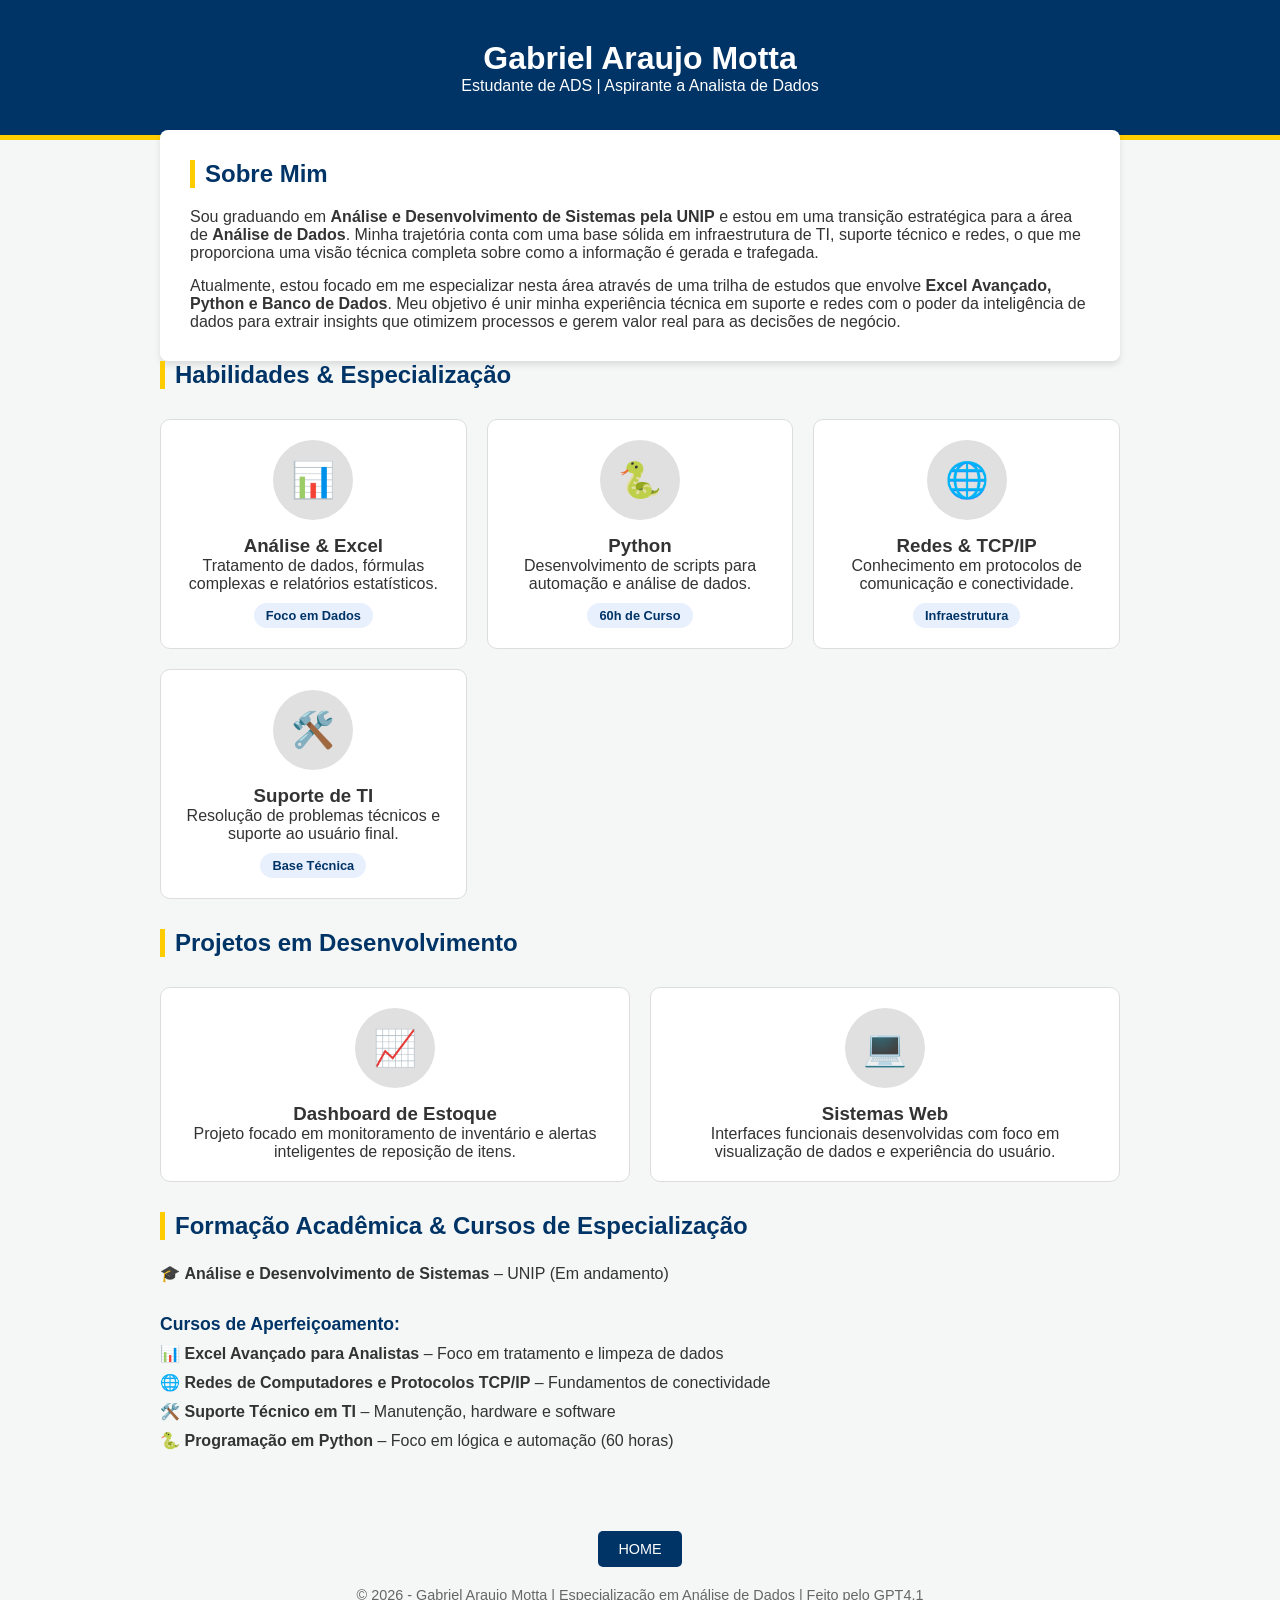
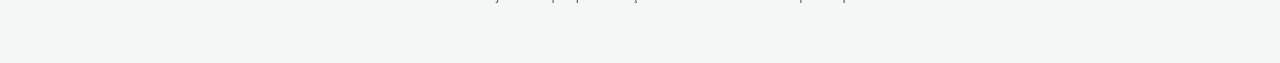
<file: araujo.html>
<!DOCTYPE html>
<html lang="pt-BR">
<head>
    <meta charset="UTF-8">
    <meta name="viewport" content="width=device-width, initial-scale=1.0">
    <title>Portfólio Profissional - Gabriel Araujo Motta</title>
    <link rel="stylesheet" href="styles.css">
</head>
<body>

<header>
    <h1>Gabriel Araujo Motta</h1>
    <p>Estudante de ADS | Aspirante a Analista de Dados</p>
</header>

<div class="container">

    <section id="sobre-projeto">
        <h2>Sobre Mim</h2>
        <p>
            Sou graduando em <strong>Análise e Desenvolvimento de Sistemas pela UNIP</strong> e estou em uma transição estratégica para a área de <strong>Análise de Dados</strong>. Minha trajetória conta com uma base sólida em infraestrutura de TI, suporte técnico e redes, o que me proporciona uma visão técnica completa sobre como a informação é gerada e trafegada.
        </p>
        <p class="espaco" style="margin-top: 15px; display: block;">
            Atualmente, estou focado em me especializar nesta área através de uma trilha de estudos que envolve <strong>Excel Avançado, Python e Banco de Dados</strong>. Meu objetivo é unir minha experiência técnica em suporte e redes com o poder da inteligência de dados para extrair insights que otimizem processos e gerem valor real para as decisões de negócio.
        </p>
    </section>

    <section>
        <h2>Habilidades & Especialização</h2>
        <div class="grid-grupo">

            <div class="card">
                <div class="avatar" style="display: flex; align-items: center; justify-content: center; font-size: 2.2rem;">📊</div>
                <h3>Análise & Excel</h3>
                <p>Tratamento de dados, fórmulas complexas e relatórios estatísticos.</p>
                <span class="tag">Foco em Dados</span>
            </div>

            <div class="card">
                <div class="avatar" style="display: flex; align-items: center; justify-content: center; font-size: 2.2rem;">🐍</div>
                <h3>Python</h3>
                <p>Desenvolvimento de scripts para automação e análise de dados.</p>
                <span class="tag">60h de Curso</span>
            </div>

            <div class="card">
                <div class="avatar" style="display: flex; align-items: center; justify-content: center; font-size: 2.2rem;">🌐</div>
                <h3>Redes & TCP/IP</h3>
                <p>Conhecimento em protocolos de comunicação e conectividade.</p>
                <span class="tag">Infraestrutura</span>
            </div>

            <div class="card">
                <div class="avatar" style="display: flex; align-items: center; justify-content: center; font-size: 2.2rem;">🛠️</div>
                <h3>Suporte de TI</h3>
                <p>Resolução de problemas técnicos e suporte ao usuário final.</p>
                <span class="tag">Base Técnica</span>
            </div>

        </div>
    </section>

    <section>
        <h2>Projetos em Desenvolvimento</h2>
        <div class="grid-grupo">

            <div class="card">
                <div class="avatar" style="display: flex; align-items: center; justify-content: center; font-size: 2.2rem;">📈</div>
                <h3>Dashboard de Estoque</h3>
                <p>
                    Projeto focado em monitoramento de inventário e alertas inteligentes de reposição de itens.
                </p>
            </div>

            <div class="card">
                <div class="avatar" style="display: flex; align-items: center; justify-content: center; font-size: 2.2rem;">💻</div>
                <h3>Sistemas Web</h3>
                <p>
                    Interfaces funcionais desenvolvidas com foco em visualização de dados e experiência do usuário.
                </p>
            </div>

        </div>
    </section>

    <section>
        <h2>Formação Acadêmica & Cursos de Especialização</h2>
        <div style="line-height: 1.8;">
            <p>🎓 <strong>Análise e Desenvolvimento de Sistemas</strong> – UNIP (Em andamento)</p>
            
            <h3 style="margin-top: 20px; font-size: 1.1rem; color: #003366;">Cursos de Aperfeiçoamento:</h3>
            <p>📊 <strong>Excel Avançado para Analistas</strong> – Foco em tratamento e limpeza de dados</p>
            <p>🌐 <strong>Redes de Computadores e Protocolos TCP/IP</strong> – Fundamentos de conectividade</p>
            <p>🛠️ <strong>Suporte Técnico em TI</strong> – Manutenção, hardware e software</p>
            <p>🐍 <strong>Programação em Python</strong> – Foco em lógica e automação (60 horas)</p>
        </div>
    </section>

</div>

<footer>

        <a href="index.html" class="button">HOME</a>

    <div class="container">
        <p>© 2026 - Gabriel Araujo Motta | Especialização em Análise de Dados | Feito pelo GPT4.1</p>
    </div>

</footer>

</body>
</html>
</file>
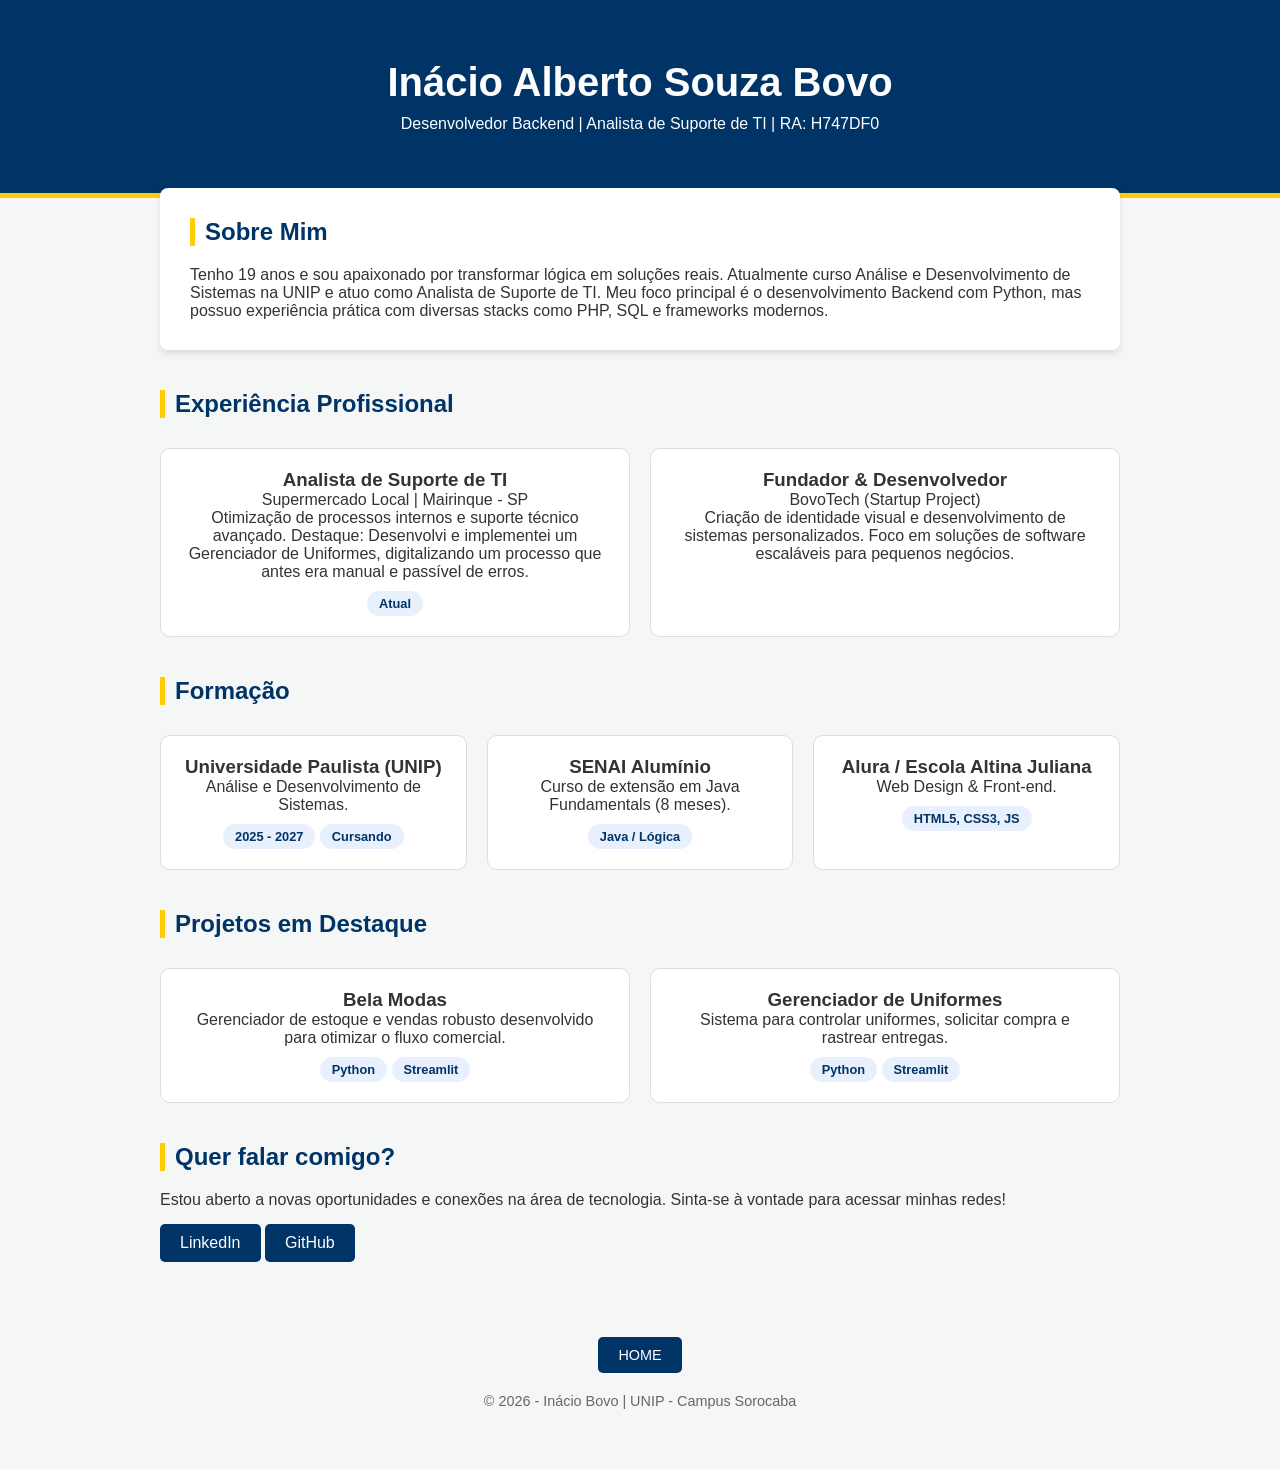
<file: inacio.html>
<!DOCTYPE html>
<html lang="pt-br">
<head>
    <meta charset="UTF-8">
    <meta name="viewport" content="width=device-width, initial-scale=1.0">
    <title>Currículo | Inácio Bovo</title>
    <link rel="stylesheet" href="styles.css">
</head>
<body>

    <header>
        <div class="container">
            <h1>Inácio Alberto Souza Bovo</h1>
            <p>Desenvolvedor Backend | Analista de Suporte de TI | RA: H747DF0</p>
        </div>
    </header>

    <main class="container">
        <section id="sobre-projeto">
            <h2>Sobre Mim</h2>
            <p>Tenho 19 anos e sou apaixonado por transformar lógica em soluções reais. Atualmente curso Análise e Desenvolvimento de Sistemas na UNIP e atuo como Analista de Suporte de TI. Meu foco principal é o desenvolvimento Backend com Python, mas possuo experiência prática com diversas stacks como PHP, SQL e frameworks modernos.</p>
        </section>

        <section id="experiencia">
            <h2 style="margin-top: 40px;">Experiência Profissional</h2>

            <div class="grid-grupo">
                
                <div class="card">
                    <h3>Analista de Suporte de TI</h3>
                    <p>Supermercado Local | Mairinque - SP</p>
                    <p>Otimização de processos internos e suporte técnico avançado. Destaque: Desenvolvi e implementei um Gerenciador de Uniformes, digitalizando um processo que antes era manual e passível de erros.</p>
                    <span class="tag">Atual</span>
                </div>

                <div class="card">
                    <h3>Fundador & Desenvolvedor</h3>
                    <p>BovoTech (Startup Project)</p>
                    <p>Criação de identidade visual e desenvolvimento de sistemas personalizados. Foco em soluções de software escaláveis para pequenos negócios.</p>
                </div>

            </div>
        </section>

        <section id="formacao">
            <h2 style="margin-top: 40px;">Formação</h2>

            <div class="grid-grupo">
                
                <div class="card">
                    <h3>Universidade Paulista (UNIP)</h3>
                    <p>Análise e Desenvolvimento de Sistemas.</p>
                    <span class="tag">2025 - 2027</span>
                    <span class="tag">Cursando</span>
                </div>

                <div class="card">
                    <h3>SENAI Alumínio</h3>
                    <p>Curso de extensão em Java Fundamentals (8 meses).</p>
                    <span class="tag">Java / Lógica</span>
                </div>

                <div class="card">
                    <h3>Alura / Escola Altina Juliana</h3>
                    <p>Web Design & Front-end.</p>
                    <span class="tag">HTML5, CSS3, JS</span>
                </div>

            </div>
        </section>

        <section id="projetos">
            <h2 style="margin-top: 40px;">Projetos em Destaque</h2>

            <div class="grid-grupo">
                
                <div class="card">
                    <h3>Bela Modas</h3>
                    <p>Gerenciador de estoque e vendas robusto desenvolvido para otimizar o fluxo comercial.</p>
                    <span class="tag">Python</span>
                    <span class="tag">Streamlit</span>
                </div>

                <div class="card">
                    <h3>Gerenciador de Uniformes</h3>
                    <p>Sistema para controlar uniformes, solicitar compra e rastrear entregas.</p>
                    <span class="tag">Python</span>
                    <span class="tag">Streamlit</span>
                </div>

            </div>
        </section>

        <section id="contato" style="margin-top: 40px;">
            <h2>Quer falar comigo?</h2>
            <p>Estou aberto a novas oportunidades e conexões na área de tecnologia. Sinta-se à vontade para acessar minhas redes!</p>
            <a href="https://www.linkedin.com/in/in%C3%A1cio-bovo-58aa04348/" target="_blank" class="button">LinkedIn</a>
            <a href="https://github.com/Inaciobovo" target="_blank" class="button">GitHub</a>
        </section>
    </main>

    <footer>
        <a href="index.html" class="button">HOME</a>

        <div class="container">
            <p>&copy; 2026 - Inácio Bovo | UNIP - Campus Sorocaba</p>
        </div>
    </footer>

</body>
</html>
</file>
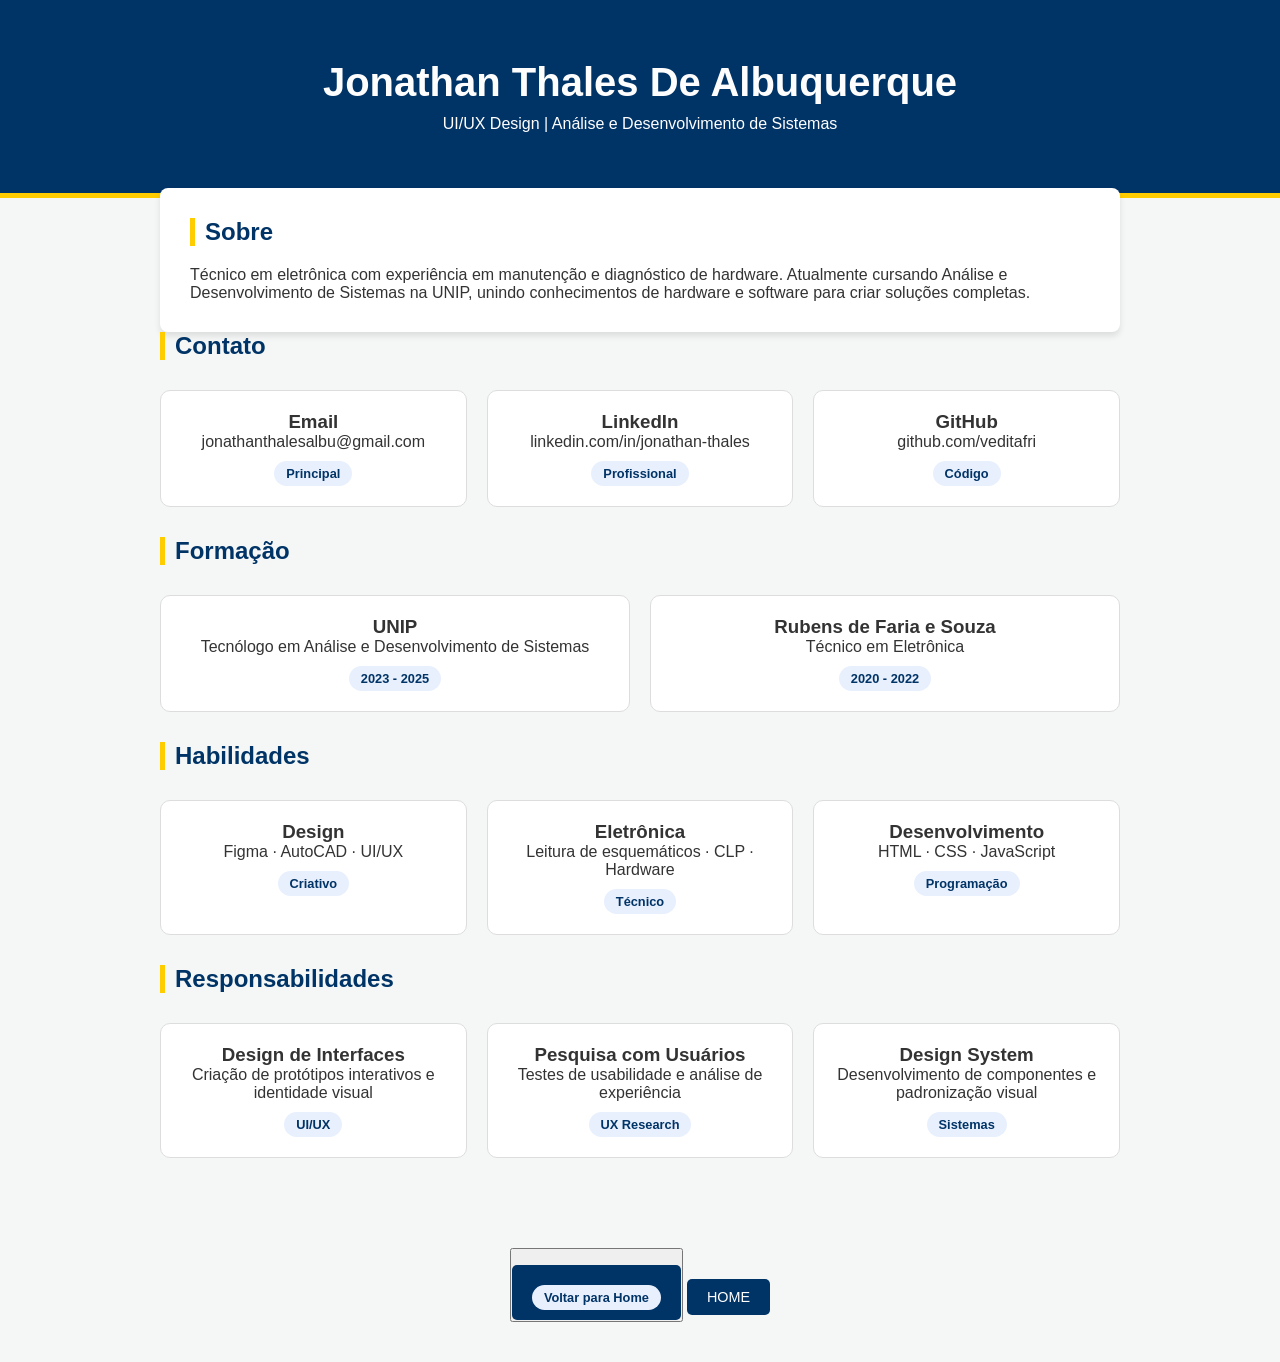
<file: jonathan.html>
<!DOCTYPE html>
<html lang="pt-br">

<head>
    <meta charset="UTF-8">
    <meta name="viewport" content="width=device-width, initial-scale=1.0">
    <title>Jonathan Thales - UNIP</title>
    <link rel="stylesheet" href="styles.css">
</head>

<body>
    <header>
        <div class="container">
            <h1>Jonathan Thales De Albuquerque</h1>
            <p>UI/UX Design | Análise e Desenvolvimento de Sistemas</p>
        </div>
    </header>

    <main class="container">
        <!-- Sobre -->
        <section id="sobre-projeto">
            <h2>Sobre</h2>
            <p>Técnico em eletrônica com experiência em manutenção e diagnóstico de hardware. Atualmente cursando
                Análise e Desenvolvimento de Sistemas na UNIP, unindo conhecimentos de hardware e software para criar
                soluções completas.</p>
        </section>

        <!-- Contato -->
        <section>
            <h2>Contato</h2>
            <div class="grid-grupo">
                <div class="card">
                    <h3>Email</h3>
                    <p>jonathanthalesalbu@gmail.com</p>
                    <span class="tag">Principal</span>
                </div>
                <div class="card">
                    <h3>LinkedIn</h3>
                    <p>linkedin.com/in/jonathan-thales</p>
                    <span class="tag">Profissional</span>
                </div>
                <div class="card">
                    <h3>GitHub</h3>
                    <p>github.com/veditafri</p>
                    <span class="tag">Código</span>
                </div>
            </div>
        </section>

        <!-- Formação -->
        <section>
            <h2>Formação</h2>
            <div class="grid-grupo">
                <div class="card">
                    <h3>UNIP</h3>
                    <p>Tecnólogo em Análise e Desenvolvimento de Sistemas</p>
                    <span class="tag">2023 - 2025</span>
                </div>
                <div class="card">
                    <h3>Rubens de Faria e Souza</h3>
                    <p>Técnico em Eletrônica</p>
                    <span class="tag">2020 - 2022</span>
                </div>
            </div>
        </section>

        <!-- Habilidades -->
        <section>
            <h2>Habilidades</h2>
            <div class="grid-grupo">
                <div class="card">
                    <h3>Design</h3>
                    <p>Figma · AutoCAD · UI/UX</p>
                    <span class="tag">Criativo</span>
                </div>
                <div class="card">
                    <h3>Eletrônica</h3>
                    <p>Leitura de esquemáticos · CLP · Hardware</p>
                    <span class="tag">Técnico</span>
                </div>
                <div class="card">
                    <h3>Desenvolvimento</h3>
                    <p>HTML · CSS · JavaScript</p>
                    <span class="tag">Programação</span>
                </div>
            </div>
        </section>

        <!-- Experiência -->
        <section>
            <h2>Responsabilidades</h2>
            <div class="grid-grupo">
                <div class="card">
                    <h3>Design de Interfaces</h3>
                    <p>Criação de protótipos interativos e identidade visual</p>
                    <span class="tag">UI/UX</span>
                </div>
                <div class="card">
                    <h3>Pesquisa com Usuários</h3>
                    <p>Testes de usabilidade e análise de experiência</p>
                    <span class="tag">UX Research</span>
                </div>
                <div class="card">
                    <h3>Design System</h3>
                    <p>Desenvolvimento de componentes e padronização visual</p>
                    <span class="tag">Sistemas</span>
                </div>
            </div>
        </section>
    </main>

    <footer>

        <button type="button">
            <div class="button">
                <a href="index.html"><span class="tag">Voltar para Home</span></a>
            </div>
        </button>


        <a href="index.html" class="button">HOME</a>


    </footer>
</body>

</html>
</file>
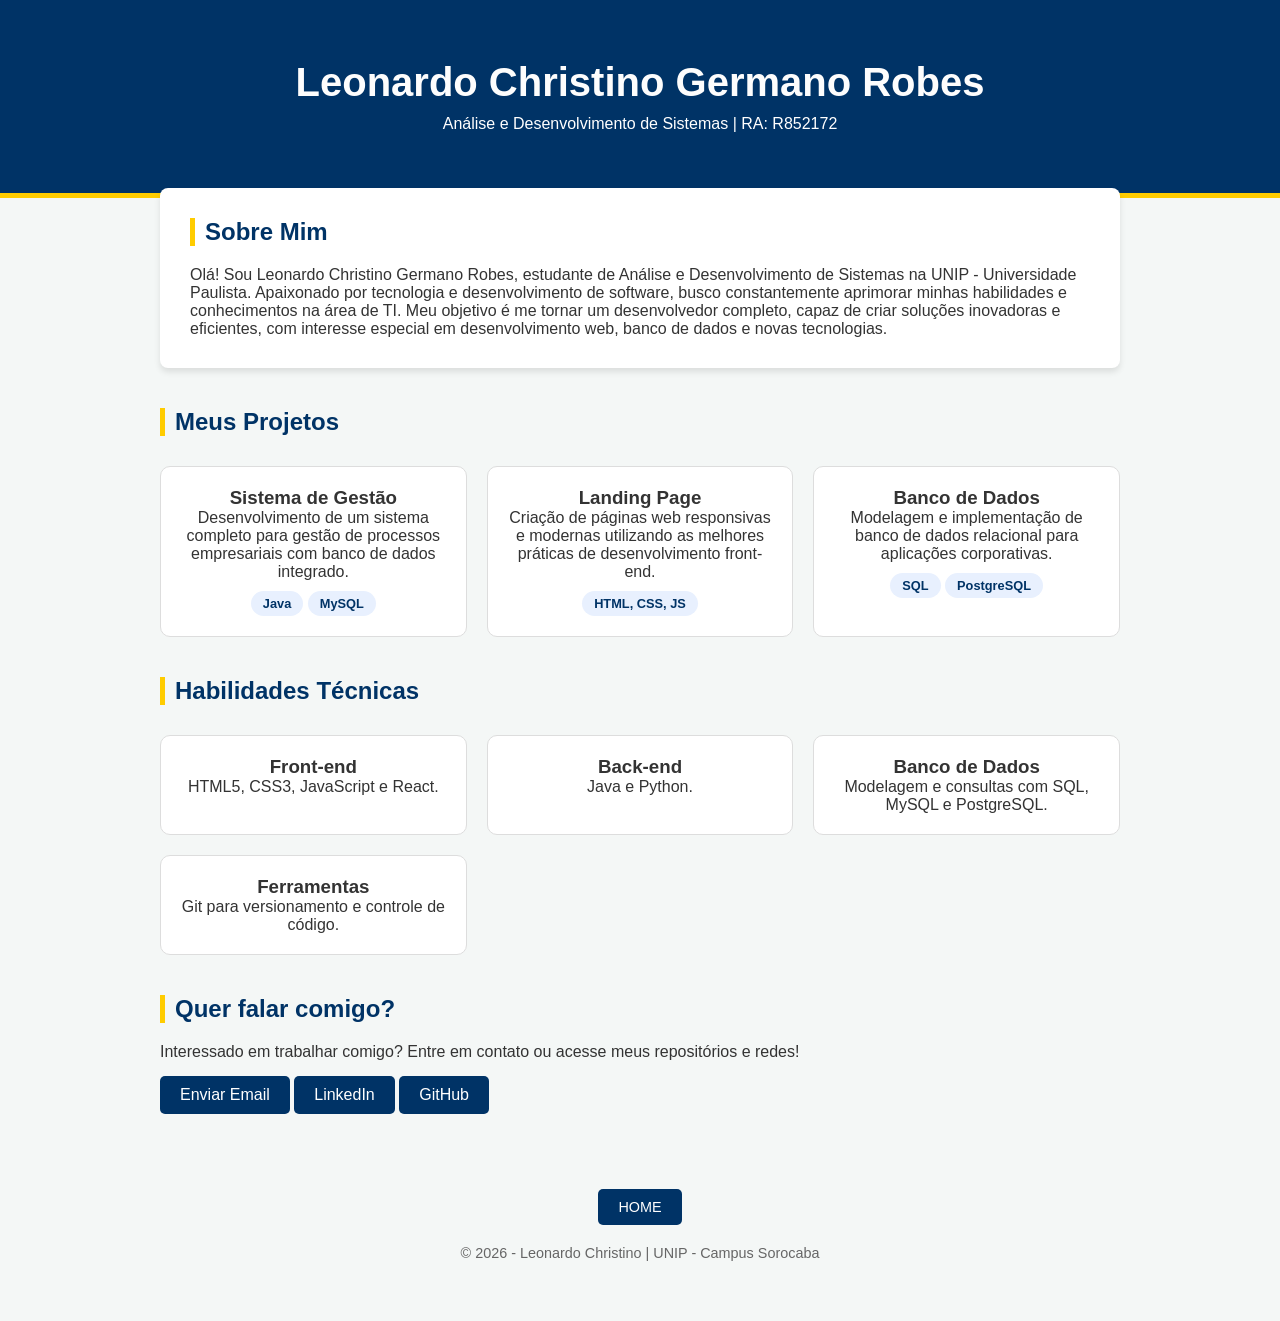
<file: leo.html>
<!DOCTYPE html>
<html lang="pt-br">
<head>
    <meta charset="UTF-8">
    <meta name="viewport" content="width=device-width, initial-scale=1.0">
    <title>Currículo | Leonardo Christino</title>
    <link rel="stylesheet" href="styles.css">
</head>
<body>

    <header>
        <div class="container">
            <h1>Leonardo Christino Germano Robes</h1>
            <p>Análise e Desenvolvimento de Sistemas | RA: R852172</p>
        </div>
    </header>

    <main class="container">
        <section id="sobre-projeto">
            <h2>Sobre Mim</h2>
            <p>Olá! Sou Leonardo Christino Germano Robes, estudante de Análise e Desenvolvimento de Sistemas na UNIP - Universidade Paulista. Apaixonado por tecnologia e desenvolvimento de software, busco constantemente aprimorar minhas habilidades e conhecimentos na área de TI. Meu objetivo é me tornar um desenvolvedor completo, capaz de criar soluções inovadoras e eficientes, com interesse especial em desenvolvimento web, banco de dados e novas tecnologias.</p>
        </section>

        <section id="projetos">
            <h2 style="margin-top: 40px;">Meus Projetos</h2>

            <div class="grid-grupo">
                
                <div class="card">
                    <h3>Sistema de Gestão</h3>
                    <p>Desenvolvimento de um sistema completo para gestão de processos empresariais com banco de dados integrado.</p>
                    <span class="tag">Java</span>
                    <span class="tag">MySQL</span>
                </div>

                <div class="card">
                    <h3>Landing Page</h3>
                    <p>Criação de páginas web responsivas e modernas utilizando as melhores práticas de desenvolvimento front-end.</p>
                    <span class="tag">HTML, CSS, JS</span>
                </div>

                <div class="card">
                    <h3>Banco de Dados</h3>
                    <p>Modelagem e implementação de banco de dados relacional para aplicações corporativas.</p>
                    <span class="tag">SQL</span>
                    <span class="tag">PostgreSQL</span>
                </div>

            </div>
        </section>

        <section id="habilidades">
            <h2 style="margin-top: 40px;">Habilidades Técnicas</h2>

            <div class="grid-grupo">
                
                <div class="card">
                    <h3>Front-end</h3>
                    <p>HTML5, CSS3, JavaScript e React.</p>
                </div>

                <div class="card">
                    <h3>Back-end</h3>
                    <p>Java e Python.</p>
                </div>

                <div class="card">
                    <h3>Banco de Dados</h3>
                    <p>Modelagem e consultas com SQL, MySQL e PostgreSQL.</p>
                </div>

                <div class="card">
                    <h3>Ferramentas</h3>
                    <p>Git para versionamento e controle de código.</p>
                </div>

            </div>
        </section>

        <section id="contato" style="margin-top: 40px;">
            <h2>Quer falar comigo?</h2>
            <p>Interessado em trabalhar comigo? Entre em contato ou acesse meus repositórios e redes!</p>
            <a href="mailto:leonardo.robes2019@gmail.com" class="button">Enviar Email</a>
            <a href="https://www.linkedin.com/in/leonardo-christino31102006/?skipRedirect=true" target="_blank" class="button">LinkedIn</a>
            <a href="https://github.com/monkey272?tab=repositories" target="_blank" class="button">GitHub</a>
        </section>
    </main>

    <footer>
        <a href="index.html" class="button">HOME</a>

        <div class="container">
            <p>&copy; 2026 - Leonardo Christino | UNIP - Campus Sorocaba</p>
        </div>
    </footer>

</body>
</html>
</file>
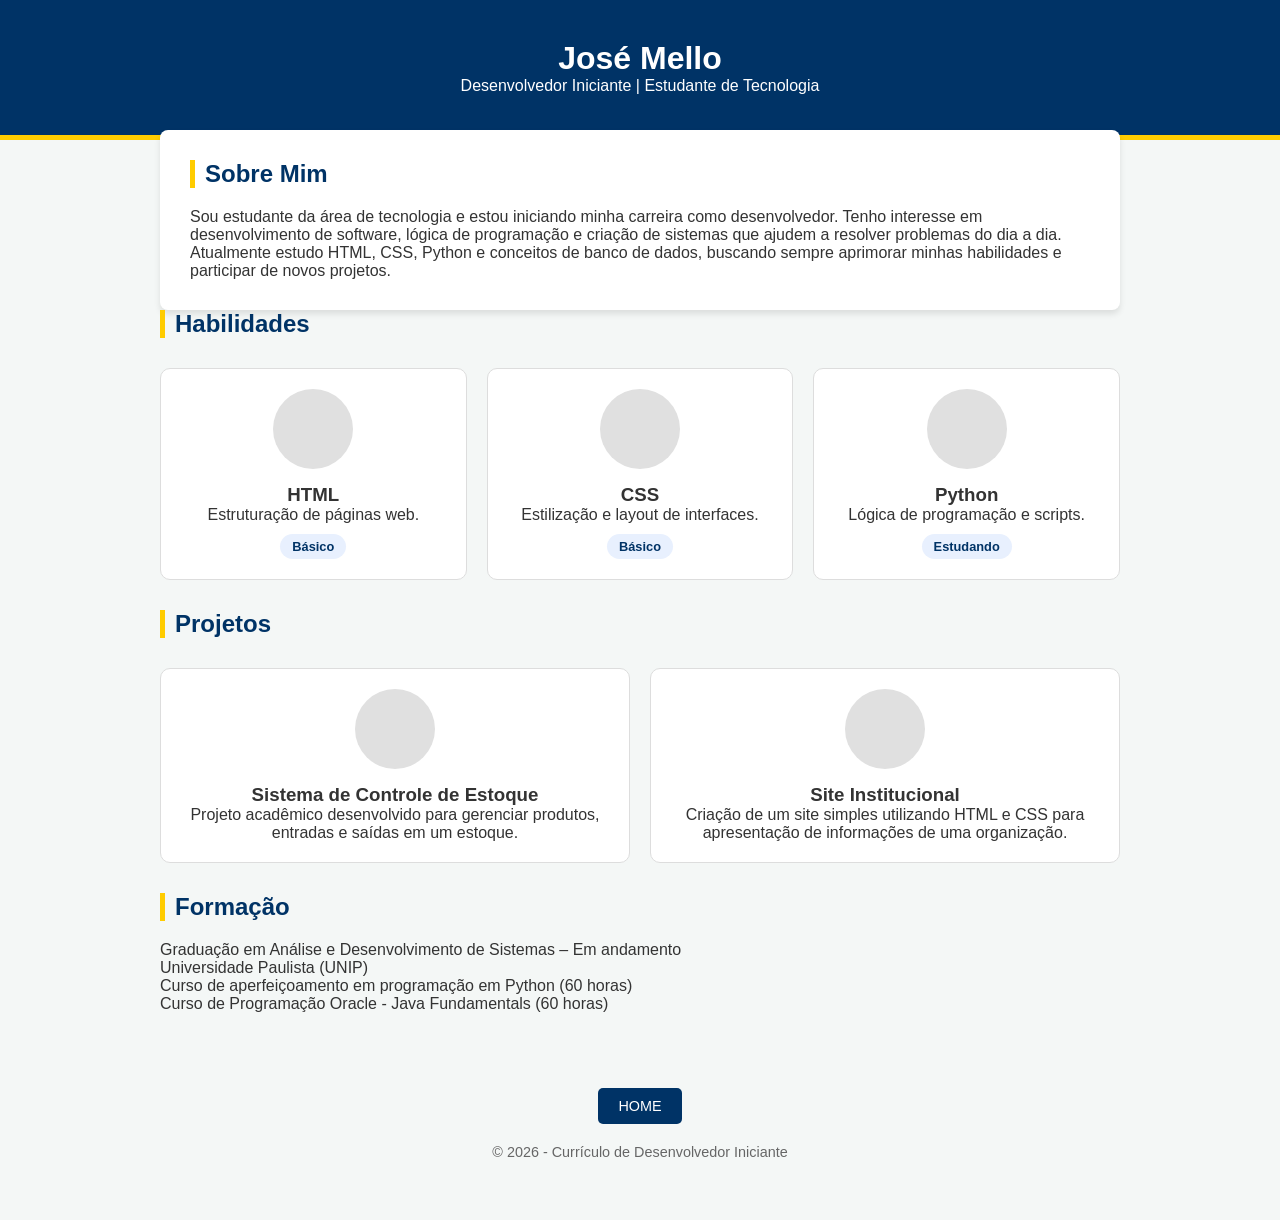
<file: neto.html>
<!DOCTYPE html>
<html lang="pt-BR">

<head>
    <meta charset="UTF-8">
    <title>Currículo - Desenvolvedor Iniciante</title>

    <link rel="stylesheet" href="styles.css">

</head>

<body>

    <header>
        <h1>José Mello</h1>
        <p>Desenvolvedor Iniciante | Estudante de Tecnologia</p>
    </header>

    <div class="container">

        <section id="sobre-projeto">
            <h2>Sobre Mim</h2>

            <p>
                Sou estudante da área de tecnologia e estou iniciando minha carreira como desenvolvedor. Tenho interesse
                em desenvolvimento de software, lógica de programação e criação de sistemas que ajudem a resolver
                problemas do dia a dia.
            </p>

            <p class="espaco">
                Atualmente estudo HTML, CSS, Python e conceitos de banco de dados, buscando sempre aprimorar minhas
                habilidades e participar de novos projetos.
            </p>

        </section>

        <section>
            <h2>Habilidades</h2>

            <div class="grid-grupo">

                <div class="card">
                    <div class="avatar"></div>
                    <h3>HTML</h3>
                    <p>Estruturação de páginas web.</p>
                    <span class="tag">Básico</span>
                </div>

                <div class="card">
                    <div class="avatar"></div>
                    <h3>CSS</h3>
                    <p>Estilização e layout de interfaces.</p>
                    <span class="tag">Básico</span>
                </div>

                <div class="card">
                    <div class="avatar"></div>
                    <h3>Python</h3>
                    <p>Lógica de programação e scripts.</p>
                    <span class="tag">Estudando</span>
                </div>

            </div>
        </section>

        <section>
            <h2>Projetos</h2>

            <div class="grid-grupo">

                <div class="card">
                    <div class="avatar"></div>
                    <h3>Sistema de Controle de Estoque</h3>
                    <p>
                        Projeto acadêmico desenvolvido para gerenciar produtos, entradas e saídas em um estoque.
                    </p>
                </div>

                <div class="card">
                    <div class="avatar"></div>
                    <h3>Site Institucional</h3>
                    <p>
                        Criação de um site simples utilizando HTML e CSS para apresentação de informações de uma
                        organização.
                    </p>
                </div>

            </div>
        </section>

        <section>
            <h2>Formação</h2>

            <p>Graduação em Análise e Desenvolvimento de Sistemas – Em andamento</p>
            <p>Universidade Paulista (UNIP)</p>
            <p>Curso de aperfeiçoamento em programação em Python (60 horas)</p>
            <p>Curso de Programação Oracle - Java Fundamentals (60 horas)</p>

        </section>

    </div>

    <footer>

        <a href="index.html" class="button">HOME</a>


        <div class="container">
        <p>© 2026 - Currículo de Desenvolvedor Iniciante</p>
        </div>
    
    </footer>

</body>

</html>
</file>
<file: styles.css>
* {
    margin: 0;
    padding: 0;
    box-sizing: border-box;
    font-family: 'Segoe UI', Tahoma, Geneva, Verdana, sans-serif;
}

body {
    background-color: #f4f7f6;
    color: #333;
}

.container {
    max-width: 1000px;
    margin: 0 auto;
    padding: 20px;
    h1 {font-family: 'Segoe UI', Tahoma, Geneva, Verdana, sans-serif;
        font-size: 2.5rem;
        color: #fdfdfd;
        margin-bottom: 10px;
    }
}

header {
    background-color: #003366; /* Azul UNIP */
    color: white;
    padding: 40px 0;
    text-align: center;
    border-bottom: 5px solid #ffcc00; /* Detalhe amarelo */
}

h2 {
    margin-bottom: 20px;
    color: #003366;
    border-left: 5px solid #ffcc00;
    padding-left: 10px;
}

#sobre-projeto {
    background: white;
    padding: 30px;
    border-radius: 8px;
    margin-top: -30px;
    box-shadow: 0 4px 6px rgba(0,0,0,0.1);
    max-width: 1000px;
    margin-left: auto;
    margin-right: auto;
}

.grid-grupo {
    display: grid;
    grid-template-columns: repeat(auto-fit, minmax(250px, 1fr));
    gap: 20px;
    margin-top: 30px;
    margin-bottom: 30px;
    max-width: 1000px;
    margin-left: auto;
    margin-right: auto;
}

.card {
    background: white;
    padding: 20px;
    text-align: center;
    border-radius: 10px;
    transition: transform 0.3s ease;
    border: 1px solid #ddd;
}

.card:hover {
    transform: translateY(-5px);
    border-color: #003366;
}

.avatar {
    width: 80px;
    height: 80px;
    background: #e0e0e0;
    border-radius: 50%;
    margin: 0 auto 15px;
}


.button {
    display: inline-block;
    background: #003366;
    color: white;
    padding: 10px 20px;
    border-radius: 5px;
    text-decoration: none;
    margin-top: 15px;
    transition: background 0.3s ease;
}

.tag {
    display: inline-block;
    background: #e8f0fe;
    color: #003366;
    padding: 5px 12px;
    border-radius: 20px;
    font-size: 0.8rem;
    font-weight: bold;
    margin-top: 10px;
}

footer {
    text-align: center;
    padding: 40px;
    color: #666;
    font-size: 0.9rem;
}
</file>
